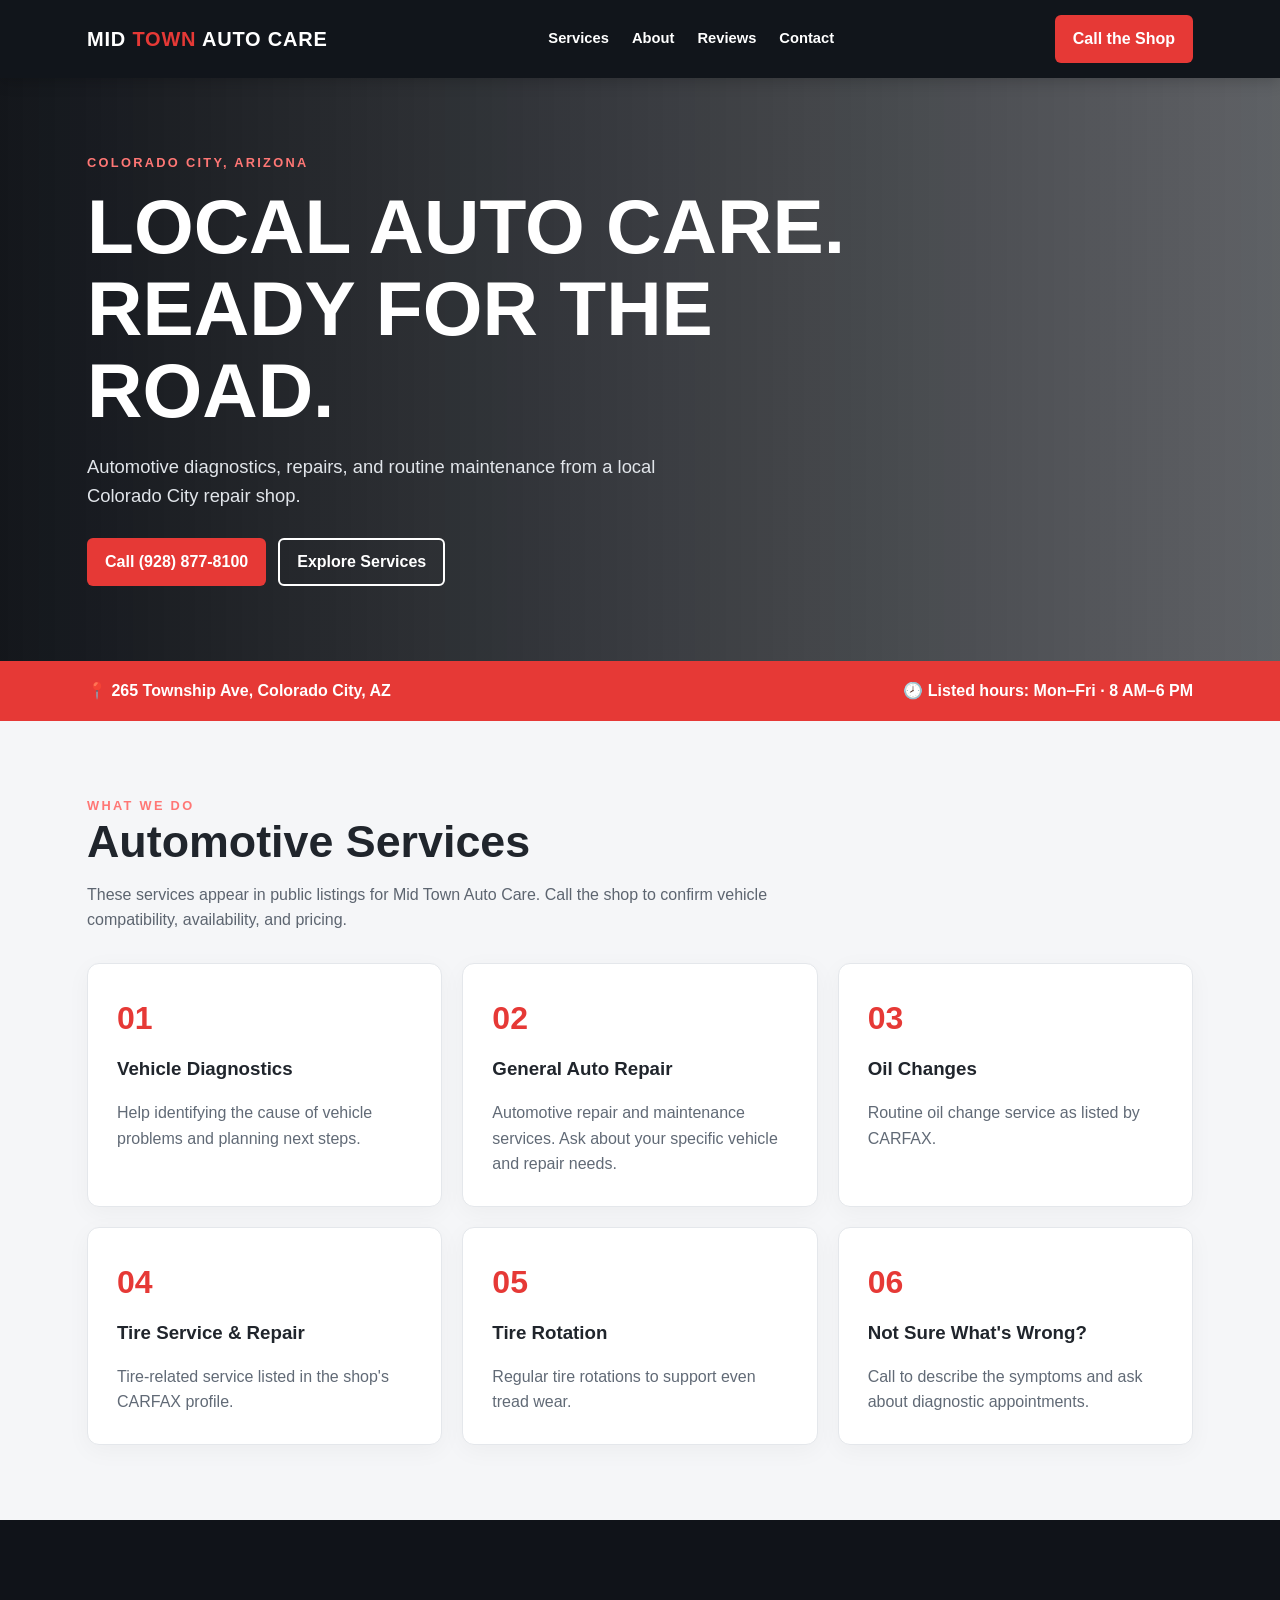
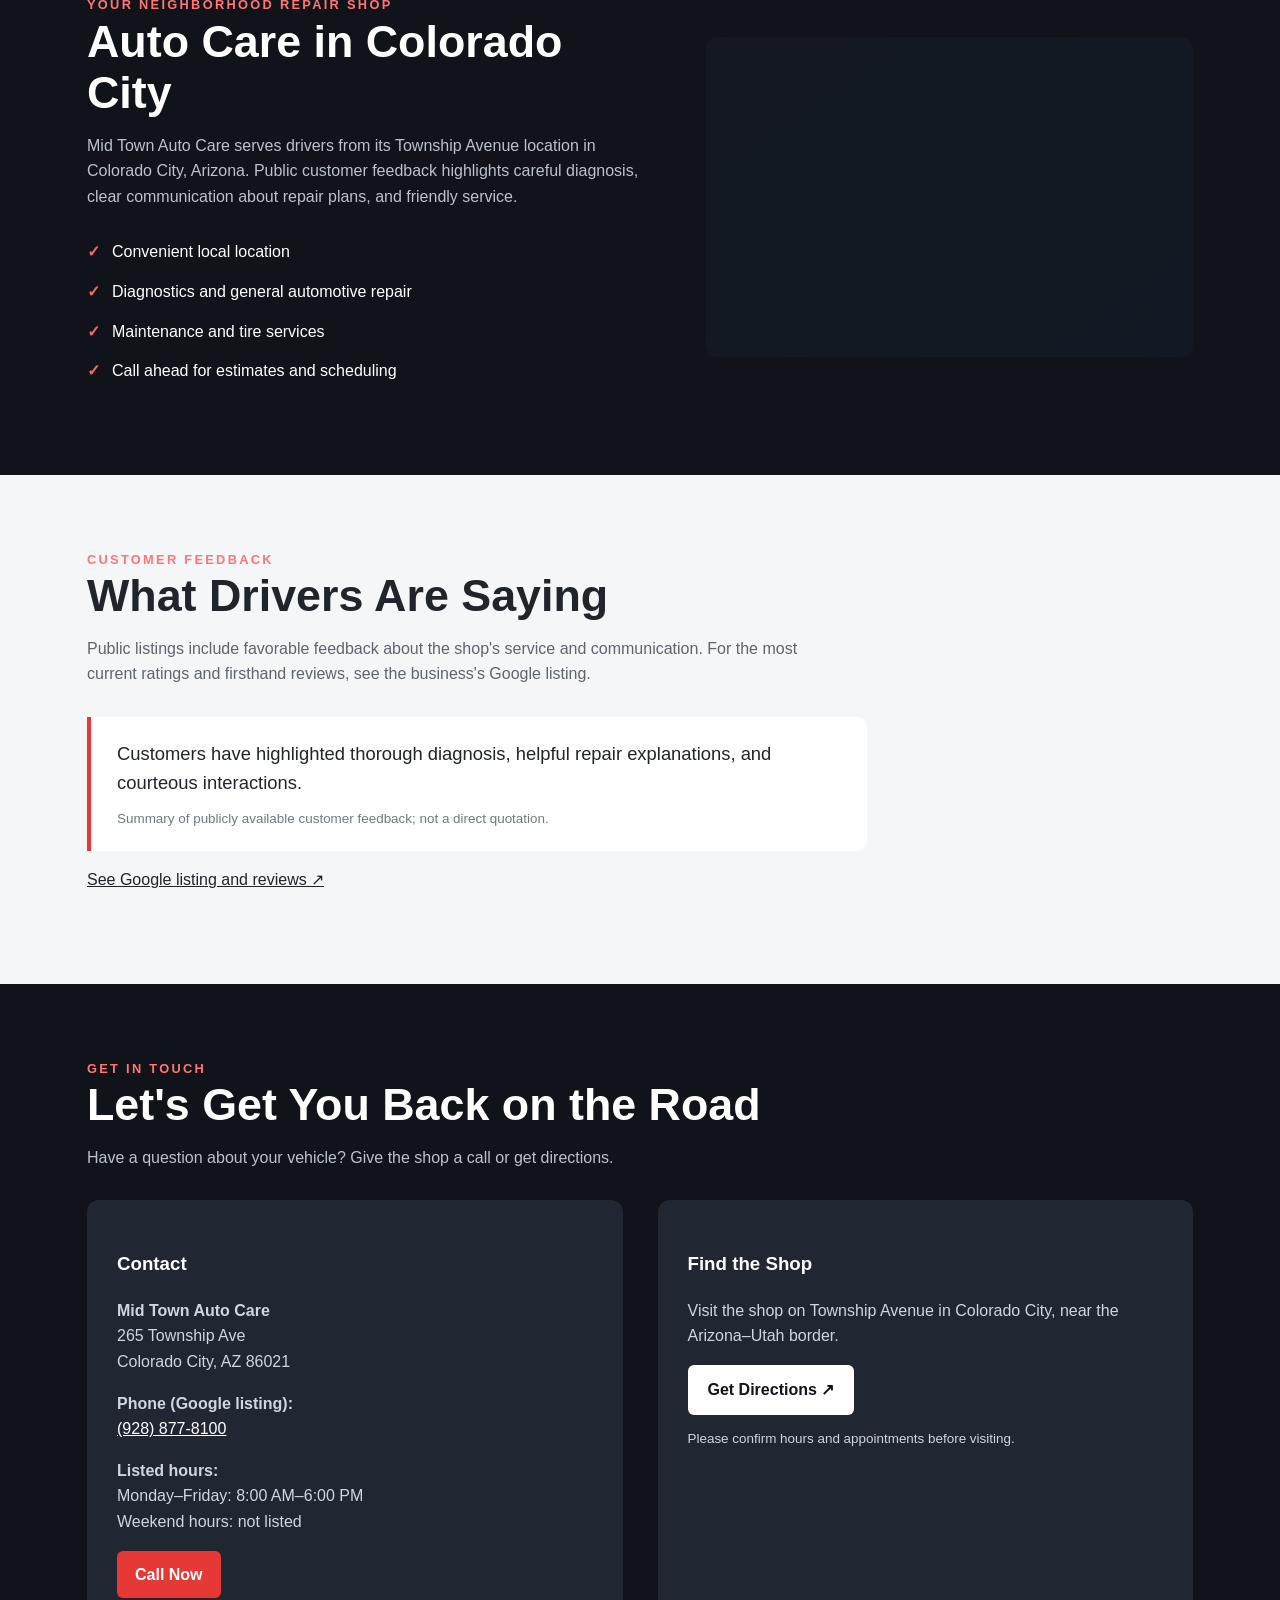
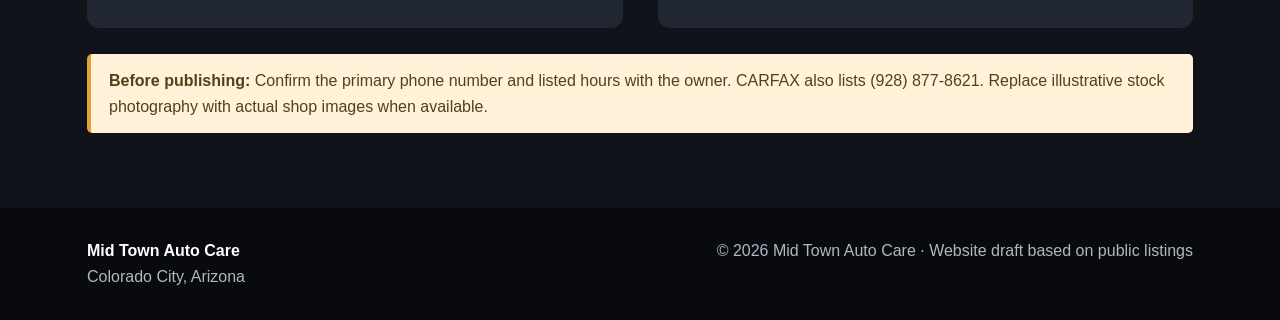
<file: index.html>
<!doctype html>
<html lang="en">
<head>
  <meta charset="utf-8">
  <meta name="viewport" content="width=device-width, initial-scale=1">
  <meta name="description" content="Mid Town Auto Care in Colorado City, Arizona. Automotive diagnostics, repairs, oil changes and tire services. Call for service information.">
  <title>Mid Town Auto Care | Colorado City, AZ</title>
  <link rel="stylesheet" href="styles.css">
</head>
<body>
  <header>
    <div class="nav">
      <a class="brand" href="#home">MID <span>TOWN</span> AUTO CARE</a>
      <nav>
        <a href="#services">Services</a>
        <a href="#about">About</a>
        <a href="#reviews">Reviews</a>
        <a href="#contact">Contact</a>
      </nav>
      <a class="call" href="tel:+19288778100">Call the Shop</a>
    </div>
  </header>

  <main>
    <section class="hero" id="home">
      <div class="wrap">
        <div class="eyebrow">Colorado City, Arizona</div>
        <h1>LOCAL AUTO CARE.<br>READY FOR THE ROAD.</h1>
        <p>Automotive diagnostics, repairs, and routine maintenance from a local Colorado City repair shop.</p>
        <div class="actions">
          <a class="call" href="tel:+19288778100">Call (928) 877-8100</a>
          <a class="outline" href="#services">Explore Services</a>
        </div>
      </div>
    </section>

    <div class="strip">
      <div class="wrap">
        <span>📍 265 Township Ave, Colorado City, AZ</span>
        <span>🕗 Listed hours: Mon–Fri · 8 AM–6 PM</span>
      </div>
    </div>

    <section id="services">
      <div class="wrap">
        <div class="eyebrow">What we do</div>
        <h2 class="section-title">Automotive Services</h2>
        <p class="lead">These services appear in public listings for Mid Town Auto Care. Call the shop to confirm vehicle compatibility, availability, and pricing.</p>
        <div class="cards">
          <article class="card">
            <div class="num">01</div>
            <h3>Vehicle Diagnostics</h3>
            <p>Help identifying the cause of vehicle problems and planning next steps.</p>
          </article>
          <article class="card">
            <div class="num">02</div>
            <h3>General Auto Repair</h3>
            <p>Automotive repair and maintenance services. Ask about your specific vehicle and repair needs.</p>
          </article>
          <article class="card">
            <div class="num">03</div>
            <h3>Oil Changes</h3>
            <p>Routine oil change service as listed by CARFAX.</p>
          </article>
          <article class="card">
            <div class="num">04</div>
            <h3>Tire Service & Repair</h3>
            <p>Tire-related service listed in the shop's CARFAX profile.</p>
          </article>
          <article class="card">
            <div class="num">05</div>
            <h3>Tire Rotation</h3>
            <p>Regular tire rotations to support even tread wear.</p>
          </article>
          <article class="card">
            <div class="num">06</div>
            <h3>Not Sure What's Wrong?</h3>
            <p>Call to describe the symptoms and ask about diagnostic appointments.</p>
          </article>
        </div>
      </div>
    </section>

    <section class="dark" id="about">
      <div class="wrap about">
        <div>
          <div class="eyebrow">Your neighborhood repair shop</div>
          <h2 class="section-title">Auto Care in Colorado City</h2>
          <p class="lead">Mid Town Auto Care serves drivers from its Township Avenue location in Colorado City, Arizona. Public customer feedback highlights careful diagnosis, clear communication about repair plans, and friendly service.</p>
          <ul class="check">
            <li>Convenient local location</li>
            <li>Diagnostics and general automotive repair</li>
            <li>Maintenance and tire services</li>
            <li>Call ahead for estimates and scheduling</li>
          </ul>
        </div>
        <div class="about-art" role="img" aria-label="Automotive repair workshop illustrative photograph"></div>
      </div>
    </section>

    <section id="reviews">
      <div class="wrap">
        <div class="eyebrow">Customer feedback</div>
        <h2 class="section-title">What Drivers Are Saying</h2>
        <p class="lead">Public listings include favorable feedback about the shop's service and communication. For the most current ratings and firsthand reviews, see the business's Google listing.</p>
        <div class="review">
          <p>Customers have highlighted thorough diagnosis, helpful repair explanations, and courteous interactions.</p>
          <div class="small">Summary of publicly available customer feedback; not a direct quotation.</div>
        </div>
        <p>
          <a href="https://www.google.com/maps/search/?api=1&query=Mid+Town+Auto+Care+Colorado+City+AZ" target="_blank" rel="noopener">See Google listing and reviews ↗</a>
        </p>
      </div>
    </section>

    <section class="dark" id="contact">
      <div class="wrap">
        <div class="eyebrow">Get in touch</div>
        <h2 class="section-title">Let's Get You Back on the Road</h2>
        <p class="lead">Have a question about your vehicle? Give the shop a call or get directions.</p>
        <div class="contact-grid">
          <div class="contact-card">
            <h3>Contact</h3>
            <p><strong>Mid Town Auto Care</strong><br>265 Township Ave<br>Colorado City, AZ 86021</p>
            <p><strong>Phone (Google listing):</strong><br><a href="tel:+19288778100">(928) 877-8100</a></p>
            <p><strong>Listed hours:</strong><br>Monday–Friday: 8:00 AM–6:00 PM<br>Weekend hours: not listed</p>
            <a class="call" href="tel:+19288778100">Call Now</a>
          </div>
          <div class="contact-card">
            <h3>Find the Shop</h3>
            <p>Visit the shop on Township Avenue in Colorado City, near the Arizona–Utah border.</p>
            <a class="maplink" href="https://www.google.com/maps/search/?api=1&query=Mid+Town+Auto+Care+Colorado+City+AZ&query_place_id=ChIJS_kPBVwhy4ARpmE__Zvu2P4" target="_blank" rel="noopener">Get Directions ↗</a>
            <p class="small contact-note">Please confirm hours and appointments before visiting.</p>
          </div>
        </div>
        <div class="note">
          <strong>Before publishing:</strong> Confirm the primary phone number and listed hours with the owner. CARFAX also lists (928) 877-8621. Replace illustrative stock photography with actual shop images when available.
        </div>
      </div>
    </section>
  </main>

  <footer>
    <div class="wrap">
      <div><strong>Mid Town Auto Care</strong><br>Colorado City, Arizona</div>
      <div>© <span id="year"></span> Mid Town Auto Care · Website draft based on public listings</div>
    </div>
  </footer>

  <script src="script.js"></script>
</body>
</html>
</file>
<file: styles.css>
:root {
  --red: #e63936;
  --dark: #101319;
  --panel: #1c222b;
  --muted: #aeb7c3;
  --white: #f8fafc;
}

* {
  box-sizing: border-box;
}

html {
  scroll-behavior: smooth;
}

body {
  margin: 0;
  background: #f5f6f8;
  color: #20252c;
  font-family: Arial, Helvetica, sans-serif;
  line-height: 1.6;
}

a {
  color: inherit;
}

header {
  background: #11151b;
  color: white;
  position: sticky;
  top: 0;
  z-index: 5;
  box-shadow: 0 3px 15px rgba(0, 0, 0, 0.2);
}

.nav {
  max-width: 1150px;
  margin: auto;
  display: flex;
  justify-content: space-between;
  align-items: center;
  padding: 15px 22px;
  gap: 15px;
}

.brand {
  font-size: 1.25rem;
  font-weight: 900;
  letter-spacing: 0.04em;
  text-decoration: none;
}

.brand span {
  color: var(--red);
}

nav {
  display: flex;
  gap: 23px;
}

nav a {
  text-decoration: none;
  font-size: 0.92rem;
  font-weight: 700;
}

nav a:hover {
  color: var(--red);
}

.call {
  background: var(--red);
  color: white;
  padding: 11px 18px;
  border-radius: 6px;
  text-decoration: none;
  font-weight: 800;
  display: inline-block;
}

.hero {
  color: white;
  background: linear-gradient(90deg, rgba(10, 13, 18, 0.96), rgba(10, 13, 18, 0.64)),
              url('https://images.unsplash.com/photo-1487754180451-c456f719a1fc?auto=format&fit=crop&w=1800&q=80') center / cover;
  min-height: 560px;
  display: flex;
  align-items: center;
}

.wrap {
  max-width: 1150px;
  margin: auto;
  padding: 0 22px;
}

.hero .wrap {
  width: 100%;
}

.eyebrow {
  color: #ff7775;
  text-transform: uppercase;
  letter-spacing: 0.18em;
  font-weight: 800;
  font-size: 0.8rem;
}

.hero h1 {
  font-size: clamp(2.6rem, 6vw, 5rem);
  line-height: 1.07;
  margin: 12px 0 20px;
  max-width: 760px;
}

.hero p {
  font-size: 1.15rem;
  max-width: 600px;
  color: #e1e5ea;
}

.actions {
  display: flex;
  gap: 12px;
  flex-wrap: wrap;
  margin-top: 28px;
}

.outline {
  border: 2px solid white;
  border-radius: 6px;
  padding: 9px 17px;
  color: white;
  text-decoration: none;
  font-weight: 800;
}

.strip {
  background: var(--red);
  color: white;
}

.strip .wrap {
  display: flex;
  justify-content: space-between;
  gap: 20px;
  flex-wrap: wrap;
  padding-top: 17px;
  padding-bottom: 17px;
  font-weight: 700;
}

section {
  padding: 75px 0;
}

.section-title {
  font-size: clamp(2rem, 4vw, 2.8rem);
  margin: 0 0 14px;
  line-height: 1.15;
}

.lead {
  color: #5d6570;
  max-width: 750px;
  margin: 0 0 30px;
}

.cards {
  display: grid;
  grid-template-columns: repeat(3, 1fr);
  gap: 20px;
}

.card {
  background: white;
  border: 1px solid #e4e7eb;
  border-radius: 12px;
  padding: 29px;
  box-shadow: 0 6px 24px rgba(21, 25, 35, 0.04);
}

.card .num {
  font-size: 2rem;
  color: var(--red);
  font-weight: 900;
}

.card h3 {
  margin: 10px 0;
}

.card p {
  color: #616a76;
  margin-bottom: 0;
}

.dark {
  background: var(--dark);
  color: white;
}

.dark .lead {
  color: #bac2ce;
}

.about {
  display: grid;
  grid-template-columns: 1.15fr 1fr;
  gap: 60px;
  align-items: center;
}

.about-art {
  min-height: 320px;
  border-radius: 12px;
  background: linear-gradient(145deg, rgba(21, 27, 34, 0.67), rgba(17, 28, 41, 0.67)),
              url('https://images.unsplash.com/photo-1632823471565-1ecdf5c886f3?auto=format&fit=crop&w=1100&q=80') center / cover;
}

.check {
  padding: 0;
  list-style: none;
}

.check li {
  margin: 14px 0;
}

.check li::before {
  content: '✓';
  color: #ff6662;
  font-weight: bold;
  margin-right: 12px;
}

.review {
  border-left: 4px solid var(--red);
  padding: 22px 26px;
  background: white;
  border-radius: 0 10px 10px 0;
  max-width: 780px;
}

.review p {
  font-size: 1.15rem;
  margin: 0 0 10px;
}

.small {
  font-size: 0.84rem;
  color: #707986;
}

.contact-grid {
  display: grid;
  grid-template-columns: 1fr 1fr;
  gap: 35px;
}

.contact-card {
  background: #202732;
  padding: 30px;
  border-radius: 12px;
}

.contact-card p {
  color: #d0d6df;
}

.contact-card a {
  color: white;
}

.contact-note {
  color: #c5ccd5;
}

.maplink {
  display: inline-block;
  background: white;
  color: #11151b !important;
  text-decoration: none;
  padding: 12px 20px;
  border-radius: 6px;
  font-weight: 800;
}

.note {
  background: #fff2d9;
  border-left: 4px solid #e2a234;
  padding: 14px 18px;
  color: #51401c;
  border-radius: 5px;
  margin-top: 26px;
}

footer {
  background: #080a0e;
  color: #aeb7c3;
  padding: 30px 0;
}

footer .wrap {
  display: flex;
  justify-content: space-between;
  gap: 20px;
  flex-wrap: wrap;
}

footer strong {
  color: white;
}

@media (max-width: 780px) {
  .nav {
    flex-wrap: wrap;
    padding: 12px 18px;
    gap: 10px;
  }

  .brand {
    order: 1;
    font-size: 1.05rem;
  }

  .nav .call {
    order: 2;
    padding: 9px 14px;
    font-size: 0.88rem;
  }

  nav {
    order: 3;
    width: 100%;
    justify-content: space-between;
    border-top: 1px solid #232a35;
    padding-top: 10px;
    max-height: 45px;
    opacity: 1;
    overflow: hidden;
    transition: max-height 0.25s ease, opacity 0.2s ease, padding-top 0.25s ease, border-color 0.25s ease;
  }

  header.nav-hidden nav {
    max-height: 0;
    opacity: 0;
    padding-top: 0;
    border-top-color: transparent;
    pointer-events: none;
  }

  .hero {
    min-height: 520px;
  }

  .cards {
    grid-template-columns: 1fr;
  }

  .about,
  .contact-grid {
    grid-template-columns: 1fr;
  }

  .about-art {
    min-height: 230px;
  }

  section {
    padding: 55px 0;
  }

  .strip .wrap {
    display: block;
  }

  .strip span {
    display: block;
    margin: 5px 0;
  }
}
</file>
